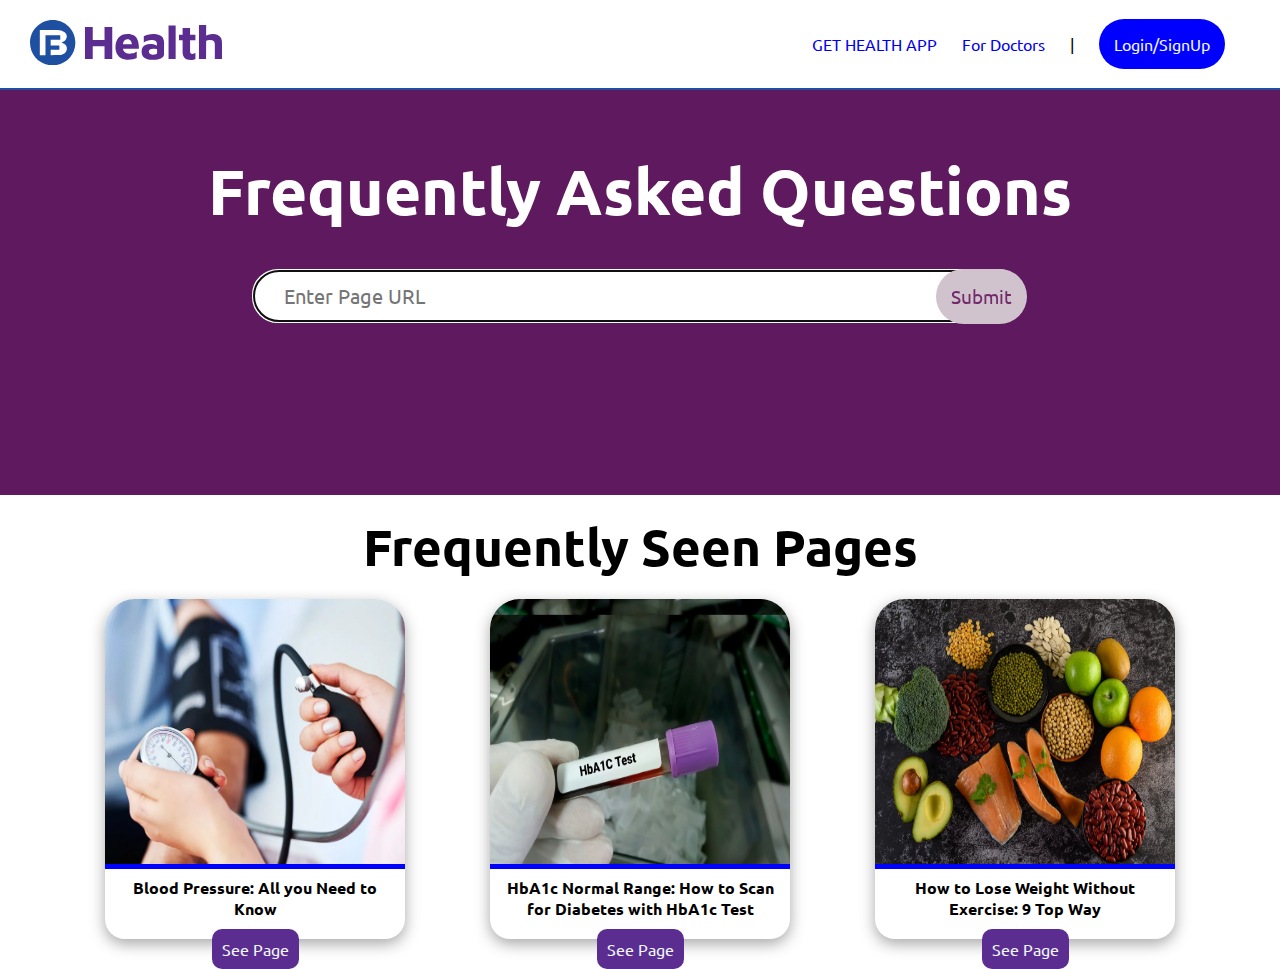
<file: BajajFinserv/index.html>
<!DOCTYPE html>
<html lang="en">
<head>
    <meta charset="UTF-8">
    <meta http-equiv="X-UA-Compatible" content="IE=edge">
    <meta name="viewport" content="width=device-width, initial-scale=1.0">
    <link rel="stylesheet" href="style.css">
    <link rel="preconnect" href="https://fonts.googleapis.com">
    <link rel="preconnect" href="https://fonts.gstatic.com" crossorigin>
    <link href="https://fonts.googleapis.com/css2?family=Roboto+Slab&display=swap" rel="stylesheet">
    <link href="https://fonts.googleapis.com/css2?family=Ubuntu:wght@400&display=swap" rel="stylesheet">
    <title>BajajFinserv</title>
</head>
<body>
    <header class="header">
        <div class="logo">
            <a href="/"><svg xmlns="http://www.w3.org/2000/svg" id="Layer_1" x="0" y="0" style="enable-background:new 0 0 300 300" xml:space="preserve" viewBox="115 256.3 370 87.4" data-testid="bajaj-logo" class="css-kar6f9 "><style>.st0{fill:#5c2d90}</style><path class="st0" d="M258.6 294.7h-22.7v-25h-15v61.8h15v-24.6h22.7v24.6h14.9v-61.8h-14.9zM322.8 296.1c-1.5-4.3-3.8-7.5-7-9.7-3.2-2.2-7.4-3.3-12.6-3.3-7.5 0-13.3 2.2-17.4 6.7-4 4.5-6.1 10.8-6.1 18.9 0 5 1 9.3 3 12.9 2 3.6 4.8 6.4 8.4 8.3 3.6 1.9 7.8 2.9 12.5 2.9 3.6 0 6.8-.3 9.6-.9 2.7-.6 5.2-1.3 7.5-2.3v-11.9c-1.1.4-2.3.9-3.8 1.5s-3.1 1-4.8 1.4c-1.7.4-3.4.6-5.1.6-4.7 0-8.1-1.2-10.2-3.6-1.4-1.6-2.3-3.6-2.8-6.1h30.9c.1-6-.6-11.2-2.1-15.4zm-24.8-1.2c1.4-.9 2.9-1.3 4.7-1.3 3.1 0 5.3 1 6.7 3.1.9 1.4 1.5 3.5 1.9 6.2H294c.2-1.4.5-2.6.9-3.7.7-2 1.7-3.5 3.1-4.3zM368.4 287.8c-1.5-1.2-3.2-2.2-5-2.8-1.8-.6-3.6-1.1-5.4-1.3-1.8-.2-3.4-.4-4.9-.4-4.2 0-8 .4-11.3 1.3-3.4.9-5.9 1.8-7.5 2.8v12.2c1.7-1.4 4-2.5 6.7-3.5s5.5-1.4 8.2-1.4c3.3 0 5.9.6 7.7 1.9 1.8 1.3 2.7 3.3 2.7 6.2v3c-.4-.3-.9-.5-1.4-.8-1.6-.7-3.4-1.3-5.3-1.8-2-.4-4-.6-6.1-.6-3.8 0-6.9.6-9.4 1.8-2.5 1.2-4.3 2.8-5.5 5-1.2 2.2-1.8 4.7-1.8 7.6 0 3.1.5 5.7 1.6 7.7 1 2.1 2.5 3.7 4.4 4.9 1.9 1.2 4.1 2.1 6.6 2.6s5.2.8 8 .8c4.8 0 8.8-.4 12.2-1.1 3.4-.7 5.9-1.9 7.7-3.6 1.8-1.6 2.7-3.8 2.7-6.4l.1-22.1c0-2.8-.5-5.2-1.4-7.1-.8-2.1-2.1-3.7-3.6-4.9zm-10.5 34.7c-1.3.4-3.5.6-6.6.6-1.2 0-2.4-.2-3.6-.7-1.1-.5-2.1-1.2-2.7-2.1-.7-.9-1-2-1-3.1 0-1.9.7-3.3 2.1-4.2 1.4-.9 3.6-1.3 6.6-1.3 2 0 3.8.2 5.6.6.6.1 1.1.3 1.6.5v7.2c-.1 1.2-.8 2.1-2 2.5zM382 266.9h13.7v64.6H382zM423.6 271.7h-14.5v12.9h-6.9v10.6h6.9v23.4c0 4.7 1.3 8.3 4 10.9 2.7 2.6 6.7 3.8 12.1 3.8 1.4 0 2.9-.1 4.4-.4 1.5-.3 2.9-.8 4.2-1.4v-11.9c-.7.6-1.7 1-2.8 1.4-1.1.4-2.1.6-3.1.6-1.6 0-2.7-.4-3.4-1.2-.7-.8-1-2-1-3.6v-21.7h10.3v-10.6h-10.3v-12.8zM482.8 290.4c-1.5-2.5-3.5-4.3-6.1-5.4-2.6-1.1-5.6-1.7-9-1.7-3.5 0-7 .7-10.3 2.1-1 .4-2 .9-2.9 1.4v-20.7h-13.9v65.4h13.7l.2-34.6c.8-.6 1.9-1.1 3.4-1.5 1.5-.4 2.9-.6 4.4-.6 2.9 0 5.1.7 6.6 2.1 1.5 1.4 2.3 3.6 2.3 6.7v27.9H485v-30.8c0-4.4-.7-7.8-2.2-10.3z"></path><path d="M158.7 256.3c-24.2 0-43.7 19.6-43.7 43.7 0 24.2 19.6 43.7 43.7 43.7s43.7-19.6 43.7-43.7c.1-24.2-19.5-43.7-43.7-43.7zm21 45.2c2.8 1.4 5 3.3 5.8 6.4 1.4 5 .2 11.3-7.1 14.2-2.8 1.1-5.8 1.8-8.8 1.9-4.8.2-9.6.2-14.5.3h-.3v-10.7h16.8v-8.2h-16.8v-11.1h18.5v-8.7h-28.5v38.6h-10.9v-48.6H164.8c4.6 0 9.1.5 13.4 2.2 2 .8 3.7 1.9 5.1 3.5 3.3 3.7 4 10.8-1.8 15.3-1.7 1.3-3.6 2.2-5.6 2.9-.1 0-.2.1-.4.1l-.1.1c1.6.6 3 1.1 4.3 1.8z" style="fill:#1e4fa1"></path></svg></a>
        </div>
        <div class="hamberger">
            <div class="lines"></div>
            <div class="lines"></div>
            <div class="lines"></div>
        </div>
        <nav class="nav-bar">
            <ul>
                <li><a href="https://qqx1g.app.link/webStoreB">GET HEALTH APP</a></li>
                <li><a href="https://www.bajajfinservhealth.in/doctor-registration">For Doctors</a></li>
                <li class="division-li">|</li>
                <li><a class="btn" href="#">Login/SignUp</a></li>
            </ul>
        </nav>
    </header>
    <div class="content">
        <div class="front">
        <h1 id="honefront" >Frequently Asked Questions</h1>
        <form action="/" method="post">
            <br>
            <input autofocus class="search" type="url" id="fname" name="url" placeholder="Enter Page URL"  autocomplete="off" required>
            <input class="submit" type="submit" value="Submit">
        </form>
        </div>
    </div>

    <h1>Frequently Seen Pages</h1>
    <div class="card">
        <div class="onecard">
            <img src="static/Images/high-blood-pressure-hypertension-symptoms_thumb-732x549.webp" alt="TestTube" >
            <h4>Blood Pressure: All you Need to Know</h4>
            <a href="/blog/https://www.bajajfinservhealth.in/articles/ayurvedic-medicine-for-high-bp" target="_blank" rel="noopener noreferrer">See Page</a>
        </div>
        <div class="onecard">
            <img src="static/Images/8.webp" alt="TestTube" >
            <h4>HbA1c Normal Range: How to Scan for Diabetes with HbA1c Test</h4>
            <a href="/blog/https://www.bajajfinservhealth.in/articles/hba1c-normal-range" target="_blank" rel="noopener noreferrer">See Page</a>
        </div>
        <div class="onecard">
            <img src="static/Images/4.webp" alt="TestTube" >
            <h4>How to Lose Weight Without Exercise: 9 Top Way</h4>
            <a href="/blog/https://www.bajajfinservhealth.in/articles/how-to-lose-weight-without-exercise" target="_blank" rel="noopener noreferrer">See Page</a>
        </div>
        
    </div>






    <script>
        hamberger = document.querySelector(".hamberger");
        hamberger.onclick = function () {
          navBar = document.querySelector(".nav-bar");
          header= document.querySelector(".header");
          navBar.classList.toggle("active");
          header.classList.toggle("active");
        };
      </script>
</body>
</html>
</file>
<file: BajajFinserv/style.css>
:root {
  --fontcolor: white;
  --backgroundcolor: blue;
  -fontsize: 20px;
}

* {
  margin: 0;
  padding: 0;
  box-sizing: border-box;
  text-decoration: none;
  font-family: "Ubuntu", sans-serif;
}

header {
  background-color: var(--fontcolor);
  border-bottom: 2px solid #1e4fa1;
  position: fixed;
  width: 100vw;
  height: 90px;
  display: flex;
  align-items: center;
  justify-content: space-between;
  padding: 20px 30px;
}

header > div > a > svg {
  display: inline-block;
  width: 12rem;
}

header > .nav-bar > ul {
  display: flex;
  justify-content: space-between;
  align-items: center;
  flex-wrap: wrap;
}
.hamberger {
  display: none;
}
.hamberger > .lines {
  cursor: pointer;
  background-color: rgb(95, 26, 95);
  display: block;
  height: 4px;
  width: 20px;
  margin: 5px;
}
.btn {
  padding: 15px;
  border-radius: 0px solid;
  border-top-left-radius: 30px;
  border-bottom-left-radius: 30px;
  border-top-right-radius: 30px;
  border-bottom-right-radius: 30px;
  background-color: blue;
  color: aliceblue;
  height: 20px;
  width: 200px;
}
ul li {
  list-style: none;
  margin-right: 25px;
}
ul li a {
  text-decoration: none;
}
ul li a:hover {
  color: red;
  text-decoration: underline;
}

.front {
  height: 55vh;
  width: 100%;
  background-color: rgb(95, 26, 95);
  text-align: center;
}
#honefront {
  color: white;
  padding-top: 150px;
  font-size: 5vw;
}
.search {
  margin-top: 20px;
  border-radius: 50px;
  height: 50px;
  border: 0px solid white;
  width: 60vw;
  padding-left: 30px;
  font-size: 20px;
}
.submit {
  margin-left: -90px;
  color: rgb(114, 42, 107);
  font-size: 19px;
  background-color: rgb(208, 195, 206);
  padding: 15px;
  border: 0px;
  border-radius: 50%;
  border-radius: 0px solid;
  border-top-left-radius: 30px;
  border-bottom-left-radius: 30px;
  border-top-right-radius: 30px;
  border-bottom-right-radius: 30px;
  cursor: pointer;
}

.card{
  display: flex;
  flex-direction: row;
  justify-content: space-evenly;
  flex-wrap: wrap;

  margin:20px;
}
body> h1 {
  text-align: center;
  padding-top: 20px;
  font-size: 4vw;
}

.onecard {
  text-align: center;
  border-top-right-radius: 30px;
  border-top-left-radius: 30px;
  height: 340px;
  width: 300px;
  box-shadow: rgba(0, 0, 0, 0.35) 0px 5px 15px;

  border-bottom-left-radius: 20px;
  border-bottom-right-radius: 20px;
}
.onecard img {
  border-top-left-radius: 30px;
  border-top-right-radius: 30px;
  border-bottom: 5px solid blue;
  height: 30vh;
  width: 300px;
}
.onecard h4 {
  margin: 5px;
  margin-bottom: 20px;
  font-family: "Ubuntu", sans-serif;
}
.onecard a {
  margin: 15px;
  text-decoration: none;
  color: aliceblue;
  padding: 10px;
  background-color: #5c2d90;
  border-top-left-radius: 10px;
  border-top-right-radius: 10px;
  border-bottom-left-radius: 10px;
  border-bottom-right-radius: 10px;
}

@media screen and (max-width: 750px) {
  .division-li {
    display: none;
  }
  header {
    background-color: var(--fontcolor);
    border-bottom: 2px solid #1e4fa1;
    position: fixed;
    width: 100vw;
    height: 90px;
    align-items: flex-start;
    padding: 20px 30px;
    overflow: hidden;
  }

  .hamberger {
    display: block;
  }
  header > .nav-bar > ul {
    flex-direction: column;
  }
  .nav-bar {
    height: 0px;
    position: absolute;
    top: 80px;
    left: 0;
    right: 0;
    width: 100vw;
  }
  header > .nav-bar > ul > li {
    margin: 15px;
  }
  .header.active {
    height: 250px;
  }

  .nav-bar.active ul {
    opacity: 1;
  }
  #honefront {
    font-size: 3rem;
  }
  .search {
    border-radius: 50px;
    width: 80vw;
    padding-left: 30px;
    font-size: 1.2rem;
  }

  body> h1 {
    font-size: 2rem;
  }

  .card{
    flex-direction: column;
    flex-wrap: wrap;

  }
  
  .onecard {
    margin: 30px auto;
    height: 370px;
  }
}
</file>
